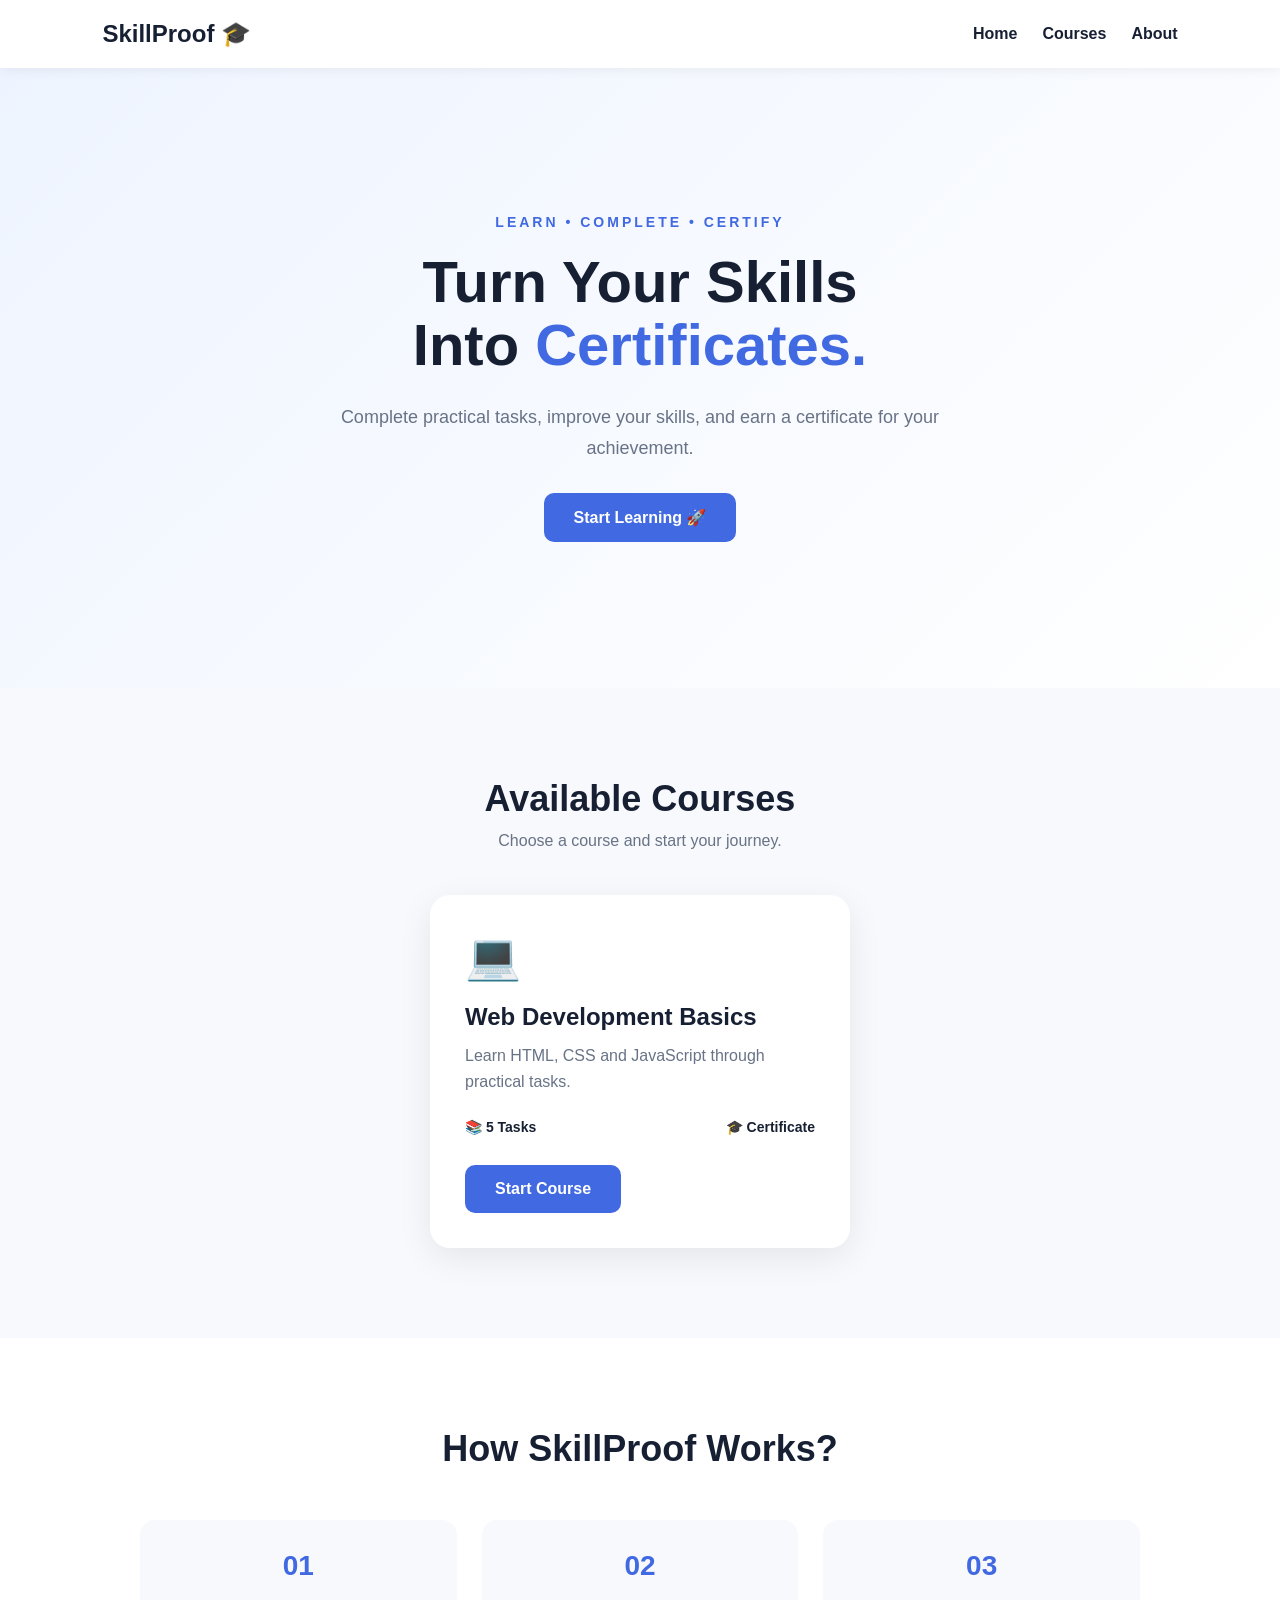
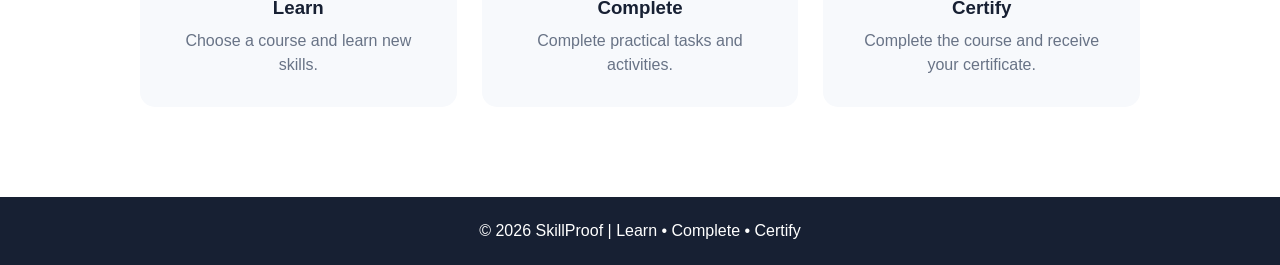
<file: index.html>
<!DOCTYPE html>
<html lang="en">
<head>
    <meta charset="UTF-8">
    <meta name="viewport" content="width=device-width, initial-scale=1.0">

    <title>SkillProof | Learn & Earn Certificate</title>

    <link rel="stylesheet" href="style.css">
</head>

<body>

    <header class="navbar">
        <div class="logo">SkillProof 🎓</div>

        <nav>
            <a href="#home">Home</a>
            <a href="#courses">Courses</a>
            <a href="#about">About</a>
        </nav>
    </header>


    <main>

        <!-- HOME SECTION -->
        <section id="home" class="hero">

            <div class="hero-content">

                <p class="tagline">LEARN • COMPLETE • CERTIFY</p>

                <h1>
                    Turn Your Skills<br>
                    Into <span>Certificates.</span>
                </h1>

                <p class="description">
                    Complete practical tasks, improve your skills,
                    and earn a certificate for your achievement.
                </p>

                <button onclick="startLearning()">
                    Start Learning 🚀
                </button>

            </div>

        </section>


        <!-- COURSES SECTION -->
        <section id="courses" class="courses">

            <h2>Available Courses</h2>

            <p>Choose a course and start your journey.</p>

            <div class="course-card">

                <div class="course-icon">💻</div>

                <h3>Web Development Basics</h3>

                <p>
                    Learn HTML, CSS and JavaScript
                    through practical tasks.
                </p>

                <div class="course-info">
                    <span>📚 5 Tasks</span>
                    <span>🎓 Certificate</span>
                </div>

                <button onclick="startCourse()">
                    Start Course
                </button>

            </div>

        </section>


        <!-- ABOUT SECTION -->
        <section id="about" class="about">

            <h2>How SkillProof Works?</h2>

            <div class="steps">

                <div class="step">
                    <span>01</span>
                    <h3>Learn</h3>
                    <p>Choose a course and learn new skills.</p>
                </div>

                <div class="step">
                    <span>02</span>
                    <h3>Complete</h3>
                    <p>Complete practical tasks and activities.</p>
                </div>

                <div class="step">
                    <span>03</span>
                    <h3>Certify</h3>
                    <p>Complete the course and receive your certificate.</p>
                </div>

            </div>

        </section>

    </main>


    <footer>
        <p>© 2026 SkillProof | Learn • Complete • Certify</p>
    </footer>


    <script src="script.js"></script>

</body>
</html>
</file>
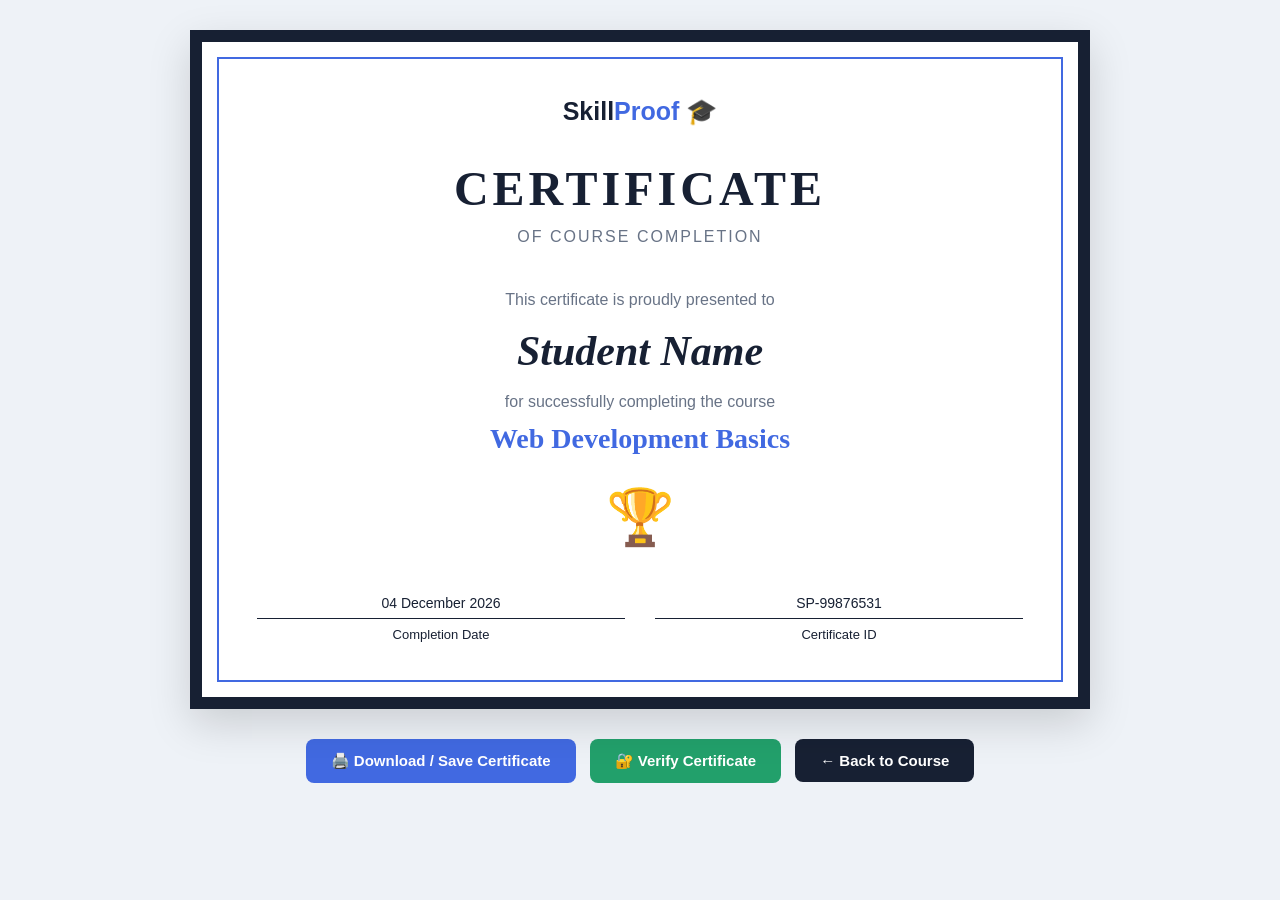
<file: certificate (3).html>
<!DOCTYPE html>
<html lang="en">
<head>
    <meta charset="UTF-8">
    <meta name="viewport" content="width=device-width, initial-scale=1.0">

    <title>Certificate | SkillProof</title>

    <style>
        * {
            margin: 0;
            padding: 0;
            box-sizing: border-box;
        }

        body {
            font-family: Georgia, serif;
            background: #eef2f7;
            min-height: 100vh;
            padding: 30px 15px;
            color: #172033;
        }

        .certificate {
            max-width: 900px;
            margin: auto;
            background: white;
            padding: 55px;
            border: 12px solid #172033;
            position: relative;
            box-shadow: 0 15px 40px rgba(0,0,0,0.15);
            text-align: center;
        }

        .certificate::before {
            content: "";
            position: absolute;
            inset: 15px;
            border: 2px solid #4169e1;
            pointer-events: none;
        }

        .logo {
            font-family: Arial, sans-serif;
            font-size: 25px;
            font-weight: bold;
            margin-bottom: 35px;
        }

        .logo span {
            color: #4169e1;
        }

        .title {
            font-size: 48px;
            letter-spacing: 4px;
            margin-bottom: 12px;
        }

        .subtitle {
            font-family: Arial, sans-serif;
            color: #687386;
            font-size: 16px;
            letter-spacing: 2px;
        }

        .presented {
            margin-top: 45px;
            font-family: Arial, sans-serif;
            color: #687386;
        }

        #studentName {
            font-size: 42px;
            margin: 18px 0;
            color: #172033;
            font-style: italic;
        }

        .course-text {
            font-family: Arial, sans-serif;
            color: #687386;
            font-size: 16px;
        }

        #courseName {
            font-size: 28px;
            margin-top: 12px;
            color: #4169e1;
        }

        .seal {
            font-size: 55px;
            margin: 30px 0 15px;
        }

        .details {
            font-family: Arial, sans-serif;
            margin-top: 45px;
            display: flex;
            justify-content: space-between;
            gap: 30px;
        }

        .detail {
            flex: 1;
        }

        .detail-line {
            border-top: 1px solid #172033;
            padding-top: 8px;
            font-size: 13px;
        }

        #certificateId,
        #completionDate {
            font-size: 14px;
            margin-bottom: 7px;
        }

        .buttons {
            text-align: center;
            margin-top: 25px;
        }

        button {
            padding: 13px 25px;
            margin: 5px;
            border: none;
            border-radius: 8px;
            cursor: pointer;
            font-weight: bold;
            font-size: 15px;
        }

        .download {
            background: #4169e1;
            color: white;
        }

        .verify {
            background: #22a06b;
            color: white;
        }

        .back {
            background: #172033;
            color: white;
        }

        button:hover {
            opacity: 0.9;
        }

        @media (max-width: 600px) {
            body {
                padding: 15px 8px;
            }

            .certificate {
                padding: 35px 20px;
                border-width: 8px;
            }

            .title {
                font-size: 32px;
            }

            #studentName {
                font-size: 30px;
            }

            #courseName {
                font-size: 22px;
            }

            .details {
                flex-direction: column;
                gap: 25px;
            }

            button {
                width: 90%;
                margin: 6px auto;
            }
        }
    </style>
</head>

<body>

    <div class="certificate" id="certificate">

        <div class="logo">
            Skill<span>Proof</span> 🎓
        </div>

        <h1 class="title">
            CERTIFICATE
        </h1>

        <p class="subtitle">
            OF COURSE COMPLETION
        </p>

        <p class="presented">
            This certificate is proudly presented to
        </p>

        <h2 id="studentName">
            Student Name
        </h2>

        <p class="course-text">
            for successfully completing the course
        </p>

        <h3 id="courseName">
            Web Development Basics
        </h3>

        <div class="seal">
            🏆
        </div>

        <div class="details">

            <div class="detail">
                <p id="completionDate"></p>

                <div class="detail-line">
                    Completion Date
                </div>
            </div>

            <div class="detail">
                <p id="certificateId"></p>

                <div class="detail-line">
                    Certificate ID
                </div>
            </div>

        </div>

    </div>

    <div class="buttons">

        <button
            class="download"
            onclick="window.print()">
            🖨️ Download / Save Certificate
        </button>

        <button
            class="verify"
            onclick="window.location.href='verify.html'">
            🔐 Verify Certificate
        </button>

        <button
            class="back"
            onclick="history.back()">
            ← Back to Course
        </button>

    </div>

    <script>

        // STUDENT NAME
        const studentName =
            localStorage.getItem("studentName") || "Student Name";

        document.getElementById("studentName").innerText =
            studentName;


        // COURSE NAME
        const courseName =
            "Web Development Basics";

        document.getElementById("courseName").innerText =
            courseName;


        // COMPLETION DATE
        let savedDate =
            localStorage.getItem("completionDate");

        if (!savedDate) {

            const today = new Date();

            savedDate = today.toLocaleDateString("en-IN", {
                day: "2-digit",
                month: "long",
                year: "numeric"
            });

            localStorage.setItem(
                "completionDate",
                savedDate
            );
        }

        document.getElementById("completionDate").innerText =
            savedDate;


        // CERTIFICATE ID
        let certificateId =
            localStorage.getItem("certificateId");

        if (!certificateId) {

            certificateId =
                "SP-" +
                Date.now().toString().slice(-8);

            localStorage.setItem(
                "certificateId",
                certificateId
            );
        }

        document.getElementById("certificateId").innerText =
            certificateId;


        // CERTIFICATE STATUS
        localStorage.setItem(
            "certificateStatus",
            "Valid"
        );

    </script>

</body>
</html>
</file>
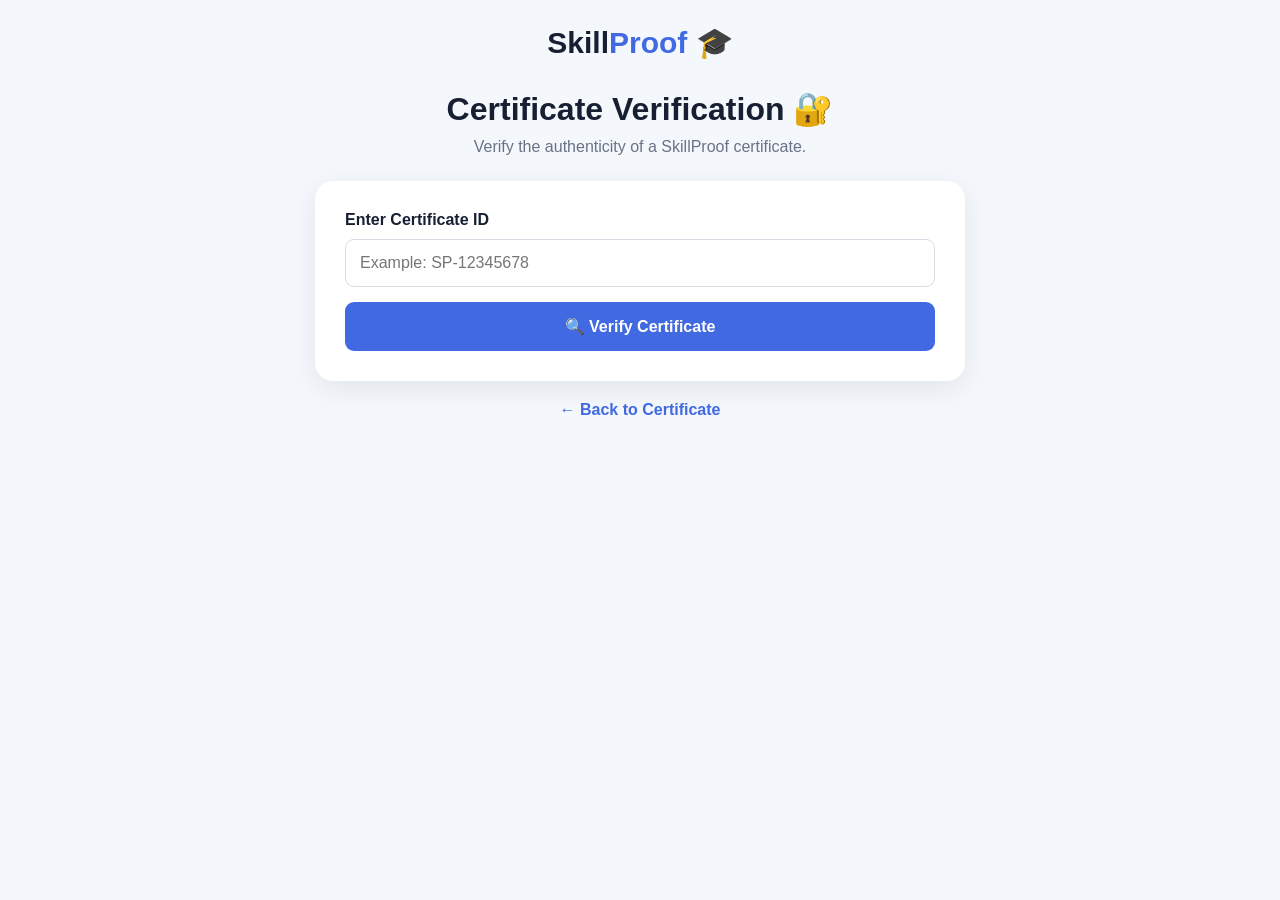
<file: verify.html>
<!DOCTYPE html>
<html lang="en">
<head>
    <meta charset="UTF-8">
    <meta name="viewport" content="width=device-width, initial-scale=1.0">

    <title>Verify Certificate | SkillProof</title>

    <style>
        * {
            margin: 0;
            padding: 0;
            box-sizing: border-box;
        }

        body {
            font-family: Arial, sans-serif;
            background: #f4f7fb;
            color: #172033;
            min-height: 100vh;
            padding: 25px 15px;
        }

        .container {
            max-width: 650px;
            margin: auto;
        }

        .header {
            text-align: center;
            margin-bottom: 25px;
        }

        .logo {
            font-size: 30px;
            font-weight: bold;
        }

        .logo span {
            color: #4169e1;
        }

        .header h1 {
            margin-top: 30px;
            font-size: 32px;
        }

        .header p {
            margin-top: 10px;
            color: #687386;
        }

        .card {
            background: white;
            padding: 30px;
            border-radius: 18px;
            box-shadow: 0 8px 30px rgba(0,0,0,0.08);
        }

        label {
            display: block;
            font-weight: bold;
            margin-bottom: 10px;
        }

        input {
            width: 100%;
            padding: 14px;
            border: 1px solid #d7dce5;
            border-radius: 9px;
            font-size: 16px;
            margin-bottom: 15px;
        }

        .verify-btn {
            width: 100%;
            padding: 15px;
            border: none;
            border-radius: 9px;
            background: #4169e1;
            color: white;
            font-size: 16px;
            font-weight: bold;
            cursor: pointer;
        }

        .result {
            display: none;
            margin-top: 25px;
            padding: 25px;
            border-radius: 15px;
            text-align: center;
        }

        .valid {
            background: #e8f7ef;
            border: 2px solid #22a06b;
        }

        .invalid {
            background: #fff0f0;
            border: 2px solid #d64545;
        }

        .result-icon {
            font-size: 45px;
            margin-bottom: 10px;
        }

        .result h2 {
            margin-bottom: 15px;
        }

        .details {
            text-align: left;
            margin-top: 20px;
        }

        .details p {
            margin: 10px 0;
        }

        .back {
            display: block;
            text-align: center;
            margin-top: 20px;
            color: #4169e1;
            text-decoration: none;
            font-weight: bold;
        }
    </style>
</head>

<body>

<div class="container">

    <div class="header">

        <div class="logo">
            Skill<span>Proof</span> 🎓
        </div>

        <h1>Certificate Verification 🔐</h1>

        <p>
            Verify the authenticity of a SkillProof certificate.
        </p>

    </div>


    <div class="card">

        <label for="certificateInput">
            Enter Certificate ID
        </label>

        <input
            type="text"
            id="certificateInput"
            placeholder="Example: SP-12345678"
        >

        <button
            class="verify-btn"
            onclick="verifyCertificate()">

            🔍 Verify Certificate

        </button>


        <!-- VALID RESULT -->

        <div
            id="validResult"
            class="result valid">

            <div class="result-icon">
                ✅
            </div>

            <h2>
                Certificate Verified
            </h2>

            <p>
                This certificate is valid.
            </p>

            <div class="details">

                <p>
                    <strong>Student:</strong>
                    <span id="verifiedStudent"></span>
                </p>

                <p>
                    <strong>Course:</strong>
                    Web Development Basics
                </p>

                <p>
                    <strong>Certificate ID:</strong>
                    <span id="verifiedId"></span>
                </p>

                <p>
                    <strong>Status:</strong>
                    Valid
                </p>

            </div>

        </div>


        <!-- INVALID RESULT -->

        <div
            id="invalidResult"
            class="result invalid">

            <div class="result-icon">
                ❌
            </div>

            <h2>
                Certificate Not Found
            </h2>

            <p>
                The Certificate ID you entered could not be verified.
            </p>

        </div>

    </div>


    <a
        href="certificate-final.html"
        class="back">

        ← Back to Certificate

    </a>

</div>


<script>

function verifyCertificate() {

    const enteredId =
        document
        .getElementById("certificateInput")
        .value
        .trim();


    const savedId =
        localStorage.getItem("certificateId");


    const studentName =
        localStorage.getItem("studentName");


    const validResult =
        document.getElementById("validResult");


    const invalidResult =
        document.getElementById("invalidResult");


    validResult.style.display = "none";
    invalidResult.style.display = "none";


    if (
        enteredId !== "" &&
        savedId &&
        enteredId === savedId
    ) {

        document.getElementById(
            "verifiedStudent"
        ).innerText =
            studentName || "Student";


        document.getElementById(
            "verifiedId"
        ).innerText =
            savedId;


        validResult.style.display = "block";

    } else {

        invalidResult.style.display = "block";

    }

}

</script>

</body>
</html>
</file>
<file: style.css>
* {
    margin: 0;
    padding: 0;
    box-sizing: border-box;
}

html {
    scroll-behavior: smooth;
}

body {
    font-family: Arial, sans-serif;
    background: #f7f9fc;
    color: #172033;
}

/* NAVBAR */

.navbar {
    width: 100%;
    padding: 20px 8%;
    display: flex;
    justify-content: space-between;
    align-items: center;
    background: white;
    position: sticky;
    top: 0;
    z-index: 100;
    box-shadow: 0 2px 12px rgba(0,0,0,0.06);
}

.logo {
    font-size: 24px;
    font-weight: bold;
}

nav {
    display: flex;
    gap: 25px;
}

nav a {
    text-decoration: none;
    color: #172033;
    font-weight: 600;
}

/* HERO */

.hero {
    min-height: 620px;
    display: flex;
    align-items: center;
    justify-content: center;
    text-align: center;
    padding: 70px 20px;
    background: linear-gradient(135deg, #eef4ff, #ffffff);
}

.hero-content {
    max-width: 800px;
}

.tagline {
    color: #4169e1;
    font-size: 14px;
    font-weight: bold;
    letter-spacing: 3px;
    margin-bottom: 20px;
}

.hero h1 {
    font-size: 58px;
    line-height: 1.1;
    margin-bottom: 25px;
}

.hero h1 span {
    color: #4169e1;
}

.description {
    font-size: 18px;
    line-height: 1.7;
    color: #687386;
    max-width: 600px;
    margin: auto;
}

button {
    margin-top: 30px;
    padding: 15px 30px;
    border: none;
    border-radius: 10px;
    background: #4169e1;
    color: white;
    font-size: 16px;
    font-weight: bold;
    cursor: pointer;
    transition: 0.3s;
}

button:hover {
    transform: translateY(-3px);
    box-shadow: 0 8px 20px rgba(65,105,225,0.25);
}

/* COURSES */

.courses {
    padding: 90px 20px;
    text-align: center;
}

.courses h2,
.about h2 {
    font-size: 36px;
    margin-bottom: 12px;
}

.courses > p {
    color: #687386;
}

.course-card {
    max-width: 420px;
    margin: 45px auto 0;
    background: white;
    padding: 35px;
    border-radius: 20px;
    box-shadow: 0 10px 35px rgba(0,0,0,0.08);
    text-align: left;
}

.course-icon {
    font-size: 45px;
    margin-bottom: 20px;
}

.course-card h3 {
    font-size: 24px;
    margin-bottom: 12px;
}

.course-card p {
    color: #687386;
    line-height: 1.6;
}

.course-info {
    display: flex;
    justify-content: space-between;
    margin-top: 25px;
    font-size: 14px;
    font-weight: bold;
}

/* ABOUT */

.about {
    padding: 90px 20px;
    background: white;
    text-align: center;
}

.steps {
    max-width: 1000px;
    margin: 50px auto 0;
    display: flex;
    justify-content: center;
    gap: 25px;
}

.step {
    flex: 1;
    padding: 30px;
    border-radius: 15px;
    background: #f7f9fc;
}

.step span {
    font-size: 28px;
    font-weight: bold;
    color: #4169e1;
}

.step h3 {
    margin: 15px 0 10px;
}

.step p {
    color: #687386;
    line-height: 1.5;
}

/* FOOTER */

footer {
    text-align: center;
    padding: 25px;
    background: #172033;
    color: white;
}

/* MOBILE */

@media (max-width: 700px) {

    .navbar {
        padding: 18px 5%;
    }

    .logo {
        font-size: 20px;
    }

    nav {
        gap: 12px;
    }

    nav a {
        font-size: 13px;
    }

    .hero {
        min-height: 550px;
    }

    .hero h1 {
        font-size: 40px;
    }

    .description {
        font-size: 16px;
    }

    .steps {
        flex-direction: column;
    }

    .courses h2,
    .about h2 {
        font-size: 30px;
    }
}
</file>
